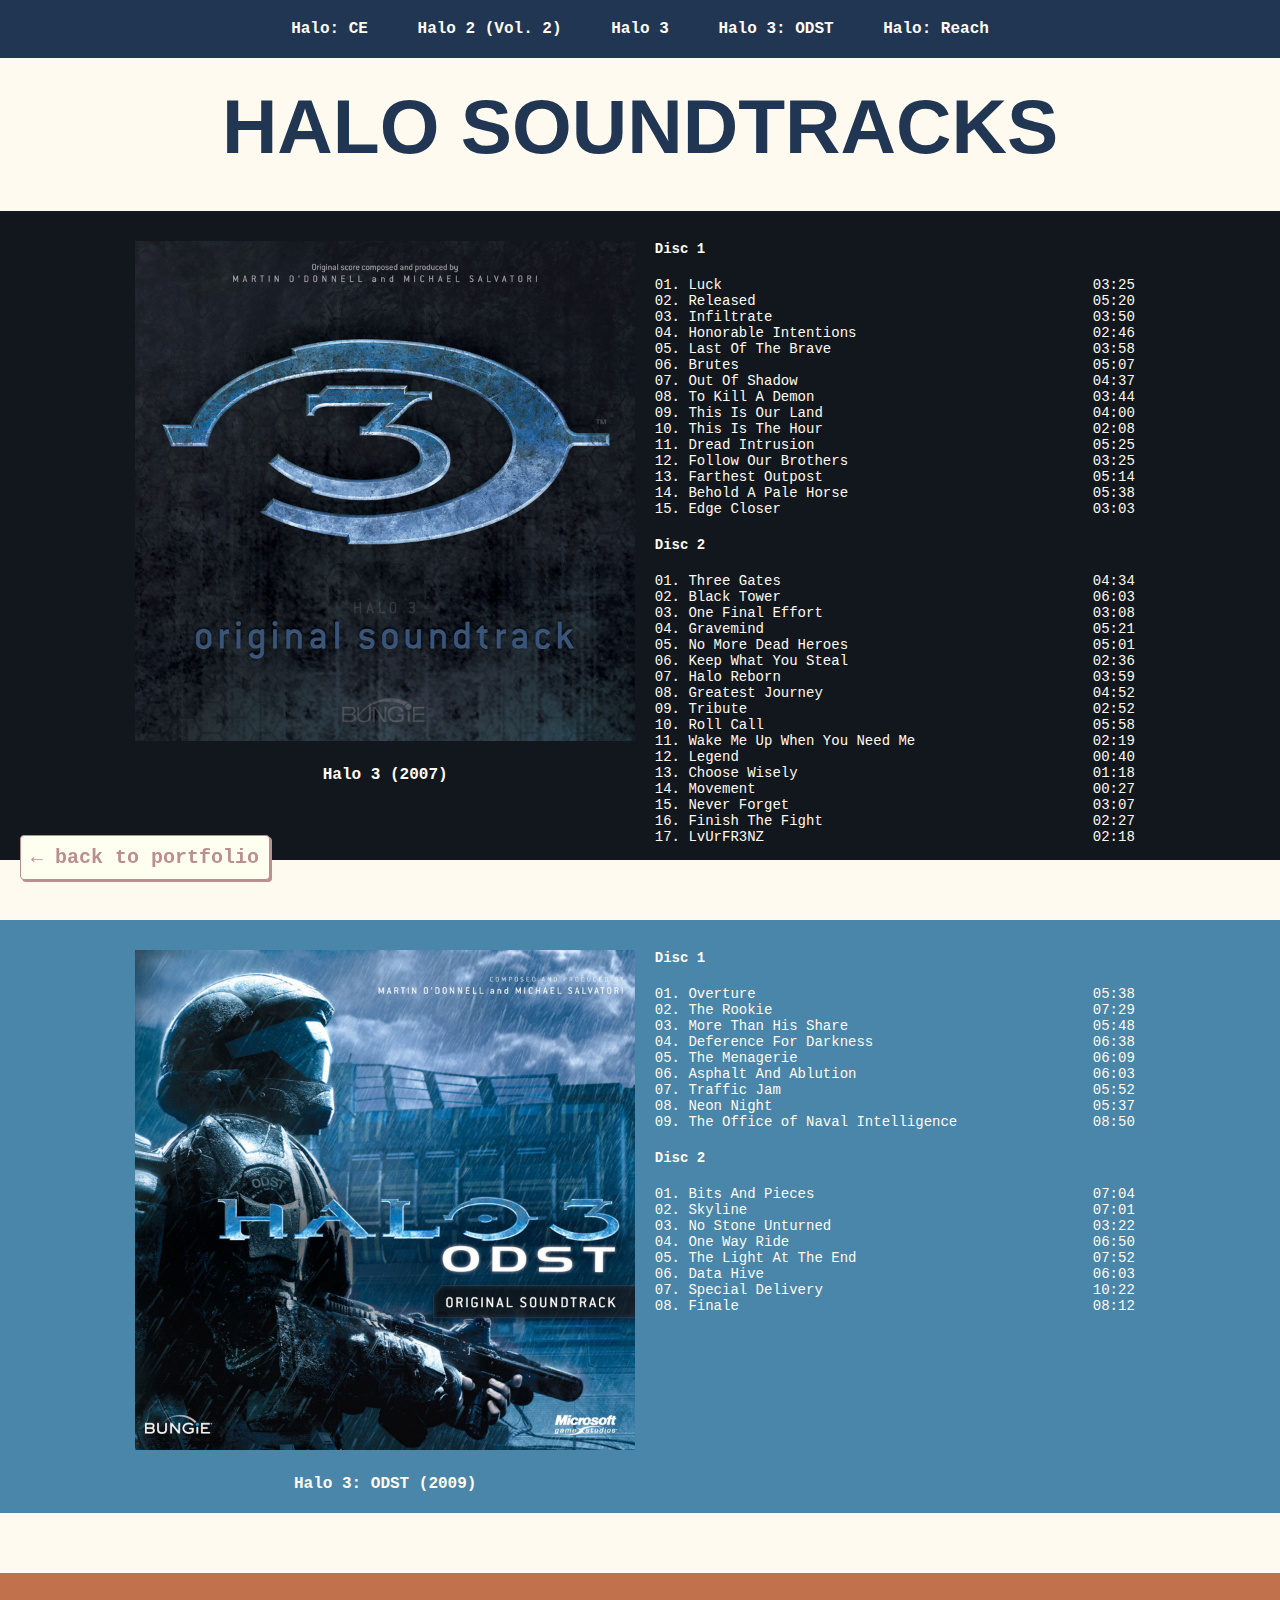
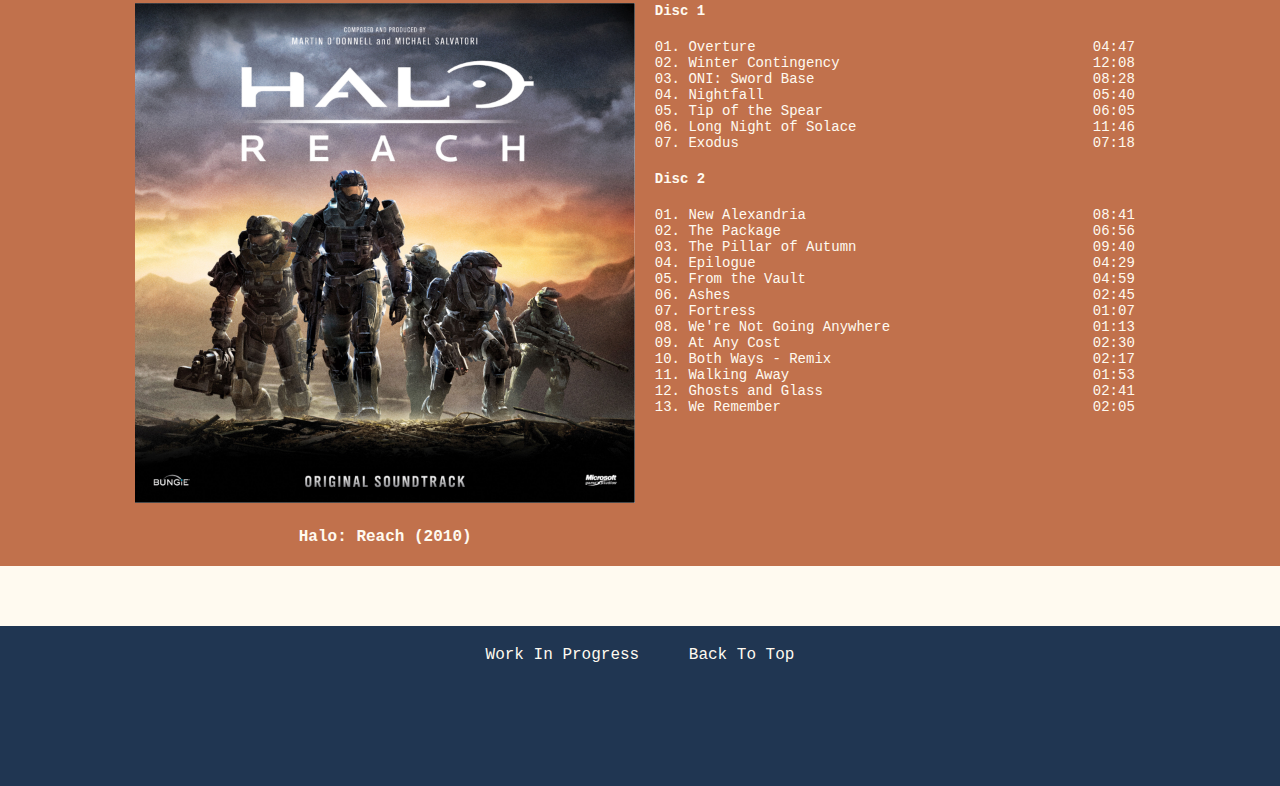
<file: halo_soundtracks/index.html>
<!DOCTYPE html>
<html>
<head>
  <title>Halo Soundtracks - Halo 3, Halo 3: ODST, Halo Reach</title>
  <link rel="stylesheet" href="index.css">
</head>
<body>
    <a id="top"></a>
    <a href="../index.html">
        <div id="portfolio_link">
            <p>&larr; back to portfolio</p>
        </div>
    </a>
    <header>
        <nav>
            <ul>
                <a href=""  id="CE_link"><li>Halo: CE</li></a>
                <a href=""  id="halo2_link"><li>Halo 2 (Vol. 2)</li></a>
                <a href="#halo3_section"  id="halo3_link"><li>Halo 3</li></a>
                <a href="#odst_section"  id="odst_link"><li>Halo 3: ODST</li></a>
                <a href="#reach_section"  id="reach_link"><li>Halo: Reach</li></a>
            </ul>
        </nav>
    </header>
    <main>
        <div id="welcome_banner">
            <h1>HALO SOUNDTRACKS</h1>
        </div>
        <section id="halo3_section">
        <div class="left_column" id="halo3_left_column">
            <img class ="album_cover" src="images/halo3_large_cover.jpg" />
            <p class="album_title">Halo 3 (2007)</p>
        </div>
        <div class="right_column" id="halo3_right_column">
            <div class="tracks">
                <p class="disc_number">Disc 1</p>
                <p>01. Luck <span class="length">03:25</span></p>
                <p>02. Released <span class="length">05:20</span></p>
                <p>03. Infiltrate <span class="length">03:50</span></p>
                <p>04. Honorable Intentions <span class="length">02:46</span></p>
                <p>05. Last Of The Brave <span class="length">03:58</span></p>
                <p>06. Brutes <span class="length">05:07</span></p>
                <p>07. Out Of Shadow <span class="length">04:37</span></p>
                <p>08. To Kill A Demon <span class="length">03:44</span></p>
                <p>09. This Is Our Land <span class="length">04:00</span></p>
                <p>10. This Is The Hour <span class="length">02:08</span></p>
                <p>11. Dread Intrusion <span class="length">05:25</span></p>
                <p>12. Follow Our Brothers <span class="length">03:25</span></p>
                <p>13. Farthest Outpost <span class="length">05:14</span></p>
                <p>14. Behold A Pale Horse <span class="length">05:38</span></p>
                <p>15. Edge Closer <span class="length">03:03</span></p>
                <p class="disc_number">Disc 2</p>
                <p>01. Three Gates <span class="length">04:34</span></p>
                <p>02. Black Tower <span class="length">06:03</span></p>
                <p>03. One Final Effort <span class="length">03:08</span></p>
                <p>04. Gravemind <span class="length">05:21</span></p>
                <p>05. No More Dead Heroes <span class="length">05:01</span></p>
                <p>06. Keep What You Steal <span class="length">02:36</span></p>
                <p>07. Halo Reborn <span class="length">03:59</span></p>
                <p>08. Greatest Journey <span class="length">04:52</span></p>
                <p>09. Tribute <span class="length">02:52</span></p>
                <p>10. Roll Call <span class="length">05:58</span></p>
                <p>11. Wake Me Up When You Need Me <span class="length">02:19</span></p>
                <p>12. Legend <span class="length">00:40</span></p>
                <p>13. Choose Wisely <span class="length">01:18</span></p>
                <p>14. Movement <span class="length">00:27</span></p>
                <p>15. Never Forget <span class="length">03:07</span></p>
                <p>16. Finish The Fight <span class="length">02:27</span></p>
                <p>17. LvUrFR3NZ <span class="length">02:18</span></p>
            </div>
        </div>
    </section>
    <section id="odst_section">
        <div class="left_column" id="odst_left_column">
            <img class ="album_cover" src="images/odst_large_cover.jpg" />
            <p class="album_title">Halo 3: ODST (2009)</p>
        </div>
        <div class="right_column" id="odst_right_column">
            <div class="tracks">
                <p class="disc_number">Disc 1</p>
                <p>01. Overture <span class="length">05:38</span></p>
                <p>02. The Rookie <span class="length">07:29</span></p>
                <p>03. More Than His Share <span class="length">05:48</span></p>
                <p>04. Deference For Darkness <span class="length">06:38</span></p>
                <p>05. The Menagerie <span class="length">06:09</span></p>
                <p>06. Asphalt And Ablution <span class="length">06:03</span></p>
                <p>07. Traffic Jam <span class="length">05:52</span></p>
                <p>08. Neon Night <span class="length">05:37</span></p>
                <p>09. The Office of Naval Intelligence <span class="length">08:50</span></p>
                <p class="disc_number">Disc 2</p>
                <p>01. Bits And Pieces <span class="length">07:04</span></p>
                <p>02. Skyline <span class="length">07:01</span></p>
                <p>03. No Stone Unturned <span class="length">03:22</span></p>
                <p>04. One Way Ride <span class="length">06:50</span></p>
                <p>05. The Light At The End <span class="length">07:52</span></p>
                <p>06. Data Hive <span class="length">06:03</span></p>
                <p>07. Special Delivery <span class="length">10:22</span></p>
                <p>08. Finale <span class="length">08:12</span></p>
            </div>
        </div>
    </section>
    <section id="reach_section">
        <div class="left_column" id="reach_left_column">
            <img class ="album_cover" src="images/reach_large_cover.jpg" />
            <p class="album_title">Halo: Reach (2010)</p>
        </div>
        <div class="right_column" id="reach_right_column">
            <div class="tracks">
                <p class="disc_number">Disc 1</p>
                <p>01. Overture <span class="length">04:47</span></p>
                <p>02. Winter Contingency <span class="length">12:08</span></p>
                <p>03. ONI: Sword Base <span class="length">08:28</span></p>
                <p>04. Nightfall <span class="length">05:40</span></p>
                <p>05. Tip of the Spear <span class="length">06:05</span></p>
                <p>06. Long Night of Solace <span class="length">11:46</span></p>
                <p>07. Exodus <span class="length">07:18</span></p>
                <p class="disc_number">Disc 2</p>
                <p>01. New Alexandria <span class="length">08:41</span></p>
                <p>02. The Package <span class="length">06:56</span></p>
                <p>03. The Pillar of Autumn <span class="length">09:40</span></p>
                <p>04. Epilogue <span class="length">04:29</span></p>
                <p>05. From the Vault <span class="length">04:59</span></p>
                <p>06. Ashes <span class="length">02:45</span></p>
                <p>07. Fortress <span class="length">01:07</span></p>
                <p>08. We're Not Going Anywhere <span class="length">01:13</span></p>
                <p>09. At Any Cost <span class="length">02:30</span></p>
                <p>10. Both Ways - Remix <span class="length">02:17</span></p>
                <p>11. Walking Away <span class="length">01:53</span></p>
                <p>12. Ghosts and Glass <span class="length">02:41</span></p>
                <p>13. We Remember <span class="length">02:05</span></p>
            </div>
        </div>
    </section>
    </main>
    <footer>
        <p>Work In Progress</p>
        <a href="#top"><p>Back To Top</p></a>
    </footer>
</body>
</html>
</file>
<file: halo_soundtracks/index.css>
* {
    margin: 0;
    padding: 0;
    box-sizing: border-box;
}

body {
    background-color: floralwhite;
    color: #203652;
    font-family: 'Courier New', Courier, monospace;
}

#portfolio_link {
    position: fixed;
    bottom: 20px;
    left: 20px;
    background-color: ivory;
    color: rosybrown;
    border-radius: 4px;
    text-align: center;
    font-size: 20px;
    font-weight: bold;
    padding: 10px;
    border: 1px solid rosybrown;
    box-shadow: 2px 2px;
}

#portfolio_link:hover {
    box-shadow: 4px 4px;
}

#portfolio_link a {
    color: rosybrown;
    text-decoration: none;
}

nav {
    width: 100%;
    /* height: 60px; */
    text-align: center;
    background-color: #203652;
    border-bottom: 4px solid floralwhite;
    color: floralwhite;
    font-weight: bold;
}

nav a {
    color: floralwhite;
}

nav li {
    display: inline-block;
    padding: 20px;
}

nav li:hover {
    background-color: floralwhite;
}

#CE_link:hover {
    color: #203652;
}

#halo2_link:hover {
    color: #203652;
}

#halo3_link:hover {
    color: #12171d;
}

#odst_link:hover {
    color: #4a86aa;
}

#reach_link:hover {
    color: #c1714c;
}

main {
    width: 100%;
    margin: 0 auto;
    text-align: center;
}

#welcome_banner {
    margin-bottom: 20px;
}

h1 {
    font-family: 'Segoe UI', Tahoma, Geneva, Verdana, sans-serif;
    font-size: 6vw;
    padding: 20px;
}

section {
    margin-bottom: 60px;
}

#halo3_section {
    background-color: #12171d;
}

#odst_section {
    background-color: #4a86aa;
}

#reach_section {
    background-color: #c1714c;
}

.left_column {
    display: inline-block;
    vertical-align: top;
    width: 40%;
    min-width: 400px;
    max-width: 500px;
    min-height: 300px;
    color: floralwhite;
    padding: 0px;
}

/* #halo3_left_column {
    background-color: #12171d;
    border: 2px solid #12171d;
}

#odst_left_column {
    background-color: #4a86aa;
    border: 2px solid #4a86aa;
}

#reach_left_column {
    background-color: #c1714c;
    border: 2px solid #c1714c;
} */

.album_cover {
    margin-top: 30px;
    /*padding: 10px;*/
    width: 100%;
    height: auto;
}

.album_title {
    padding: 20px;
    font-weight: bold;
}

.right_column {
    display: inline-block;
    vertical-align: top;
    width: 40%;
    min-width: 400px;
    max-width: 500px;
    color: floralwhite;
    text-align: left;
    padding: 10px;
}

 /* #halo3_right_column {
    background-color: #12171d;
}

#odst_right_column {
    background-color: #4a86aa;
}

#reach_right_column {
    background-color: #c1714c;
} */

.tracks {
    display: inline-block;
    text-align: left;
    width: 100%;
    overflow: hidden;
    font-size: 14px;
}

.disc_number {
    font-weight: bold;
    margin: 20px 0px;
}

.length {
    float: right;
}

footer {
    height: 160px;
    margin-top: 20px;
    background-color: #203652;
    color: floralwhite;
    text-align: center;
    padding: 20px;
}

footer p {
    display: inline-block;
    margin: auto 20px;
}

footer a {
    color: floralwhite;
}
</file>
